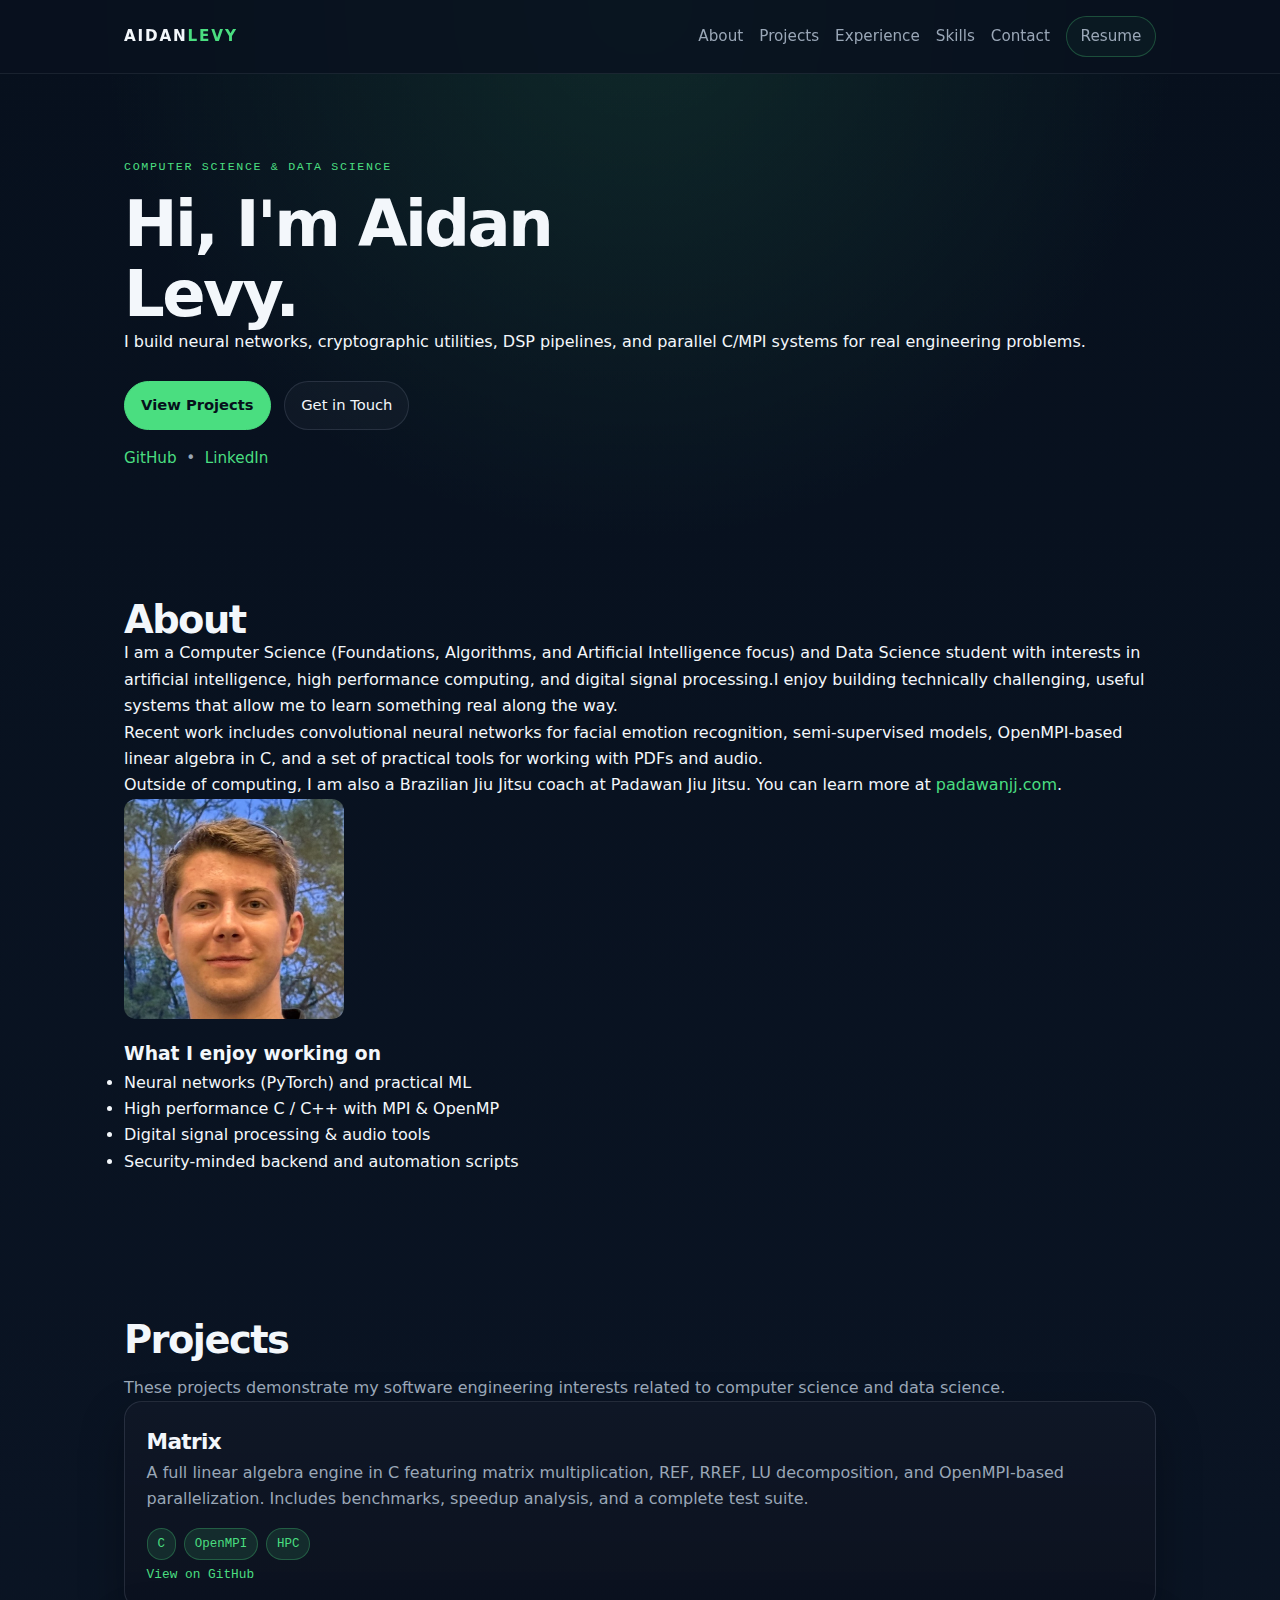
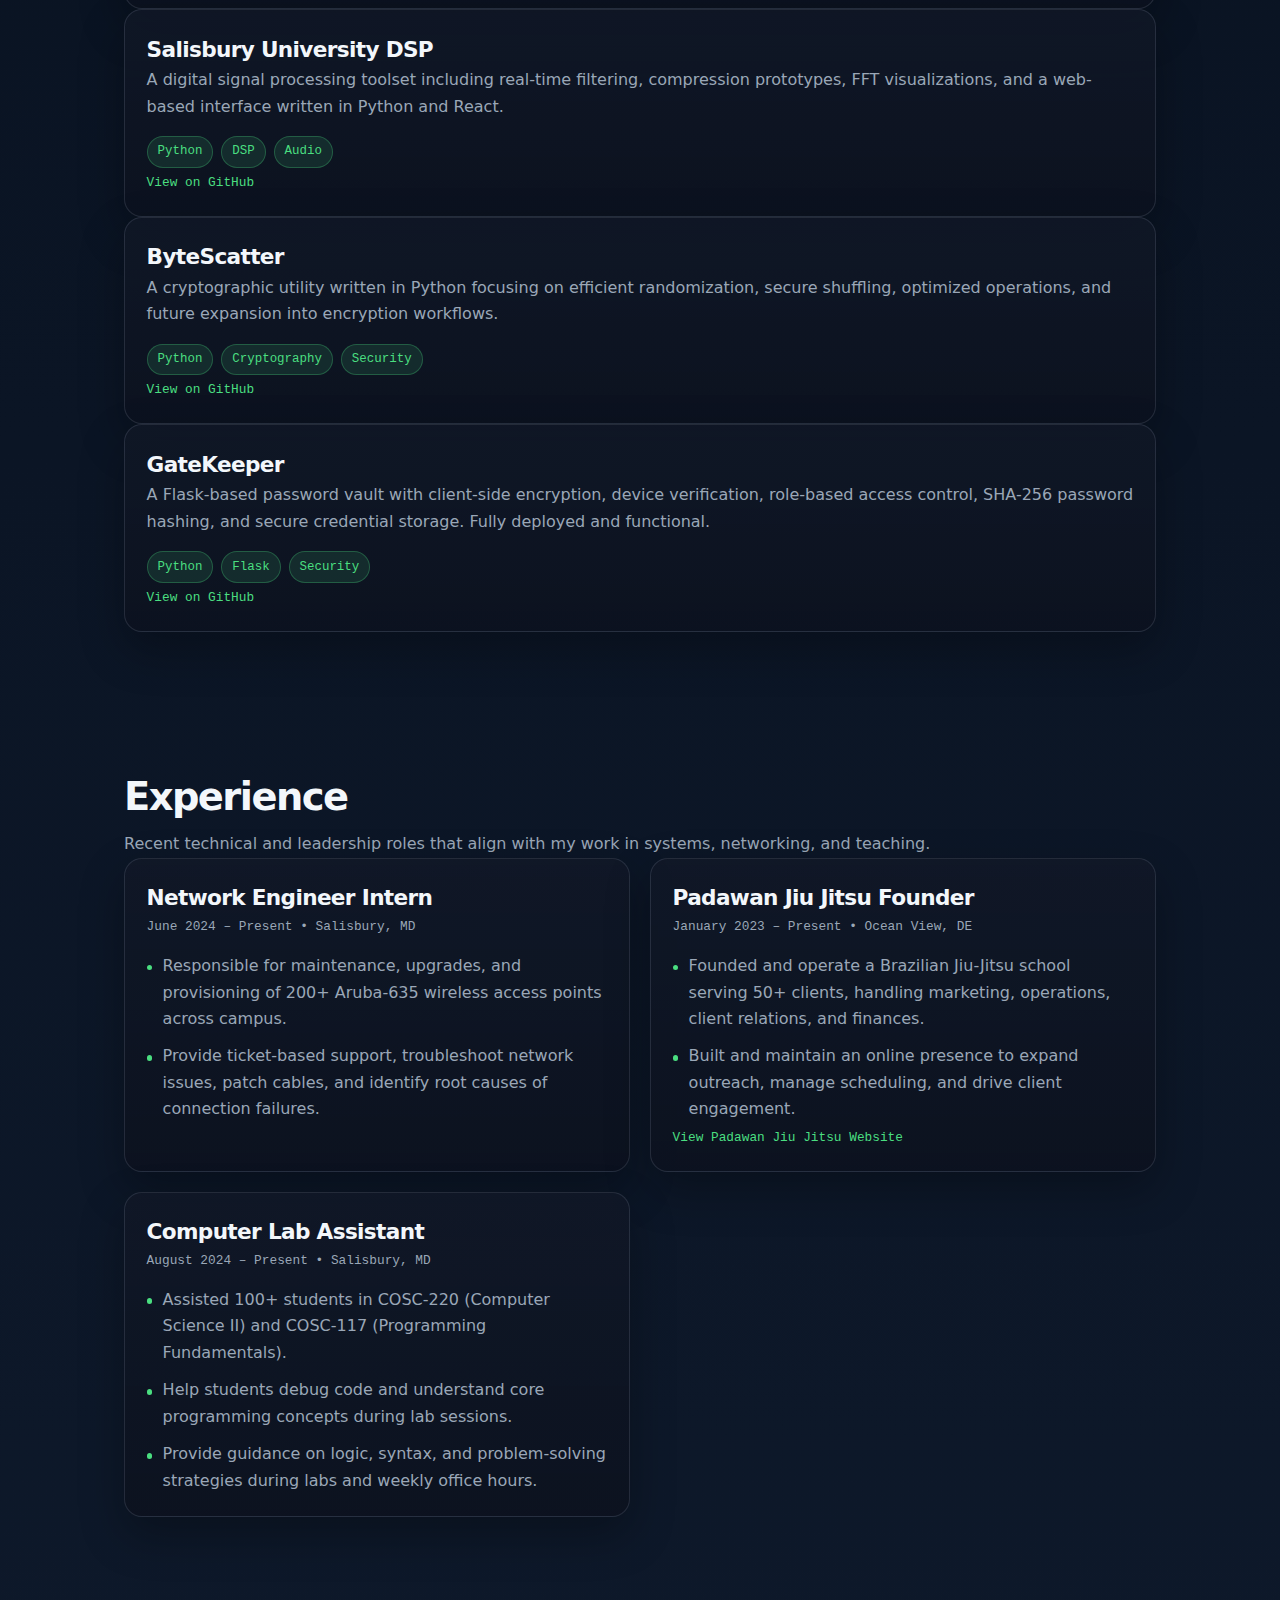
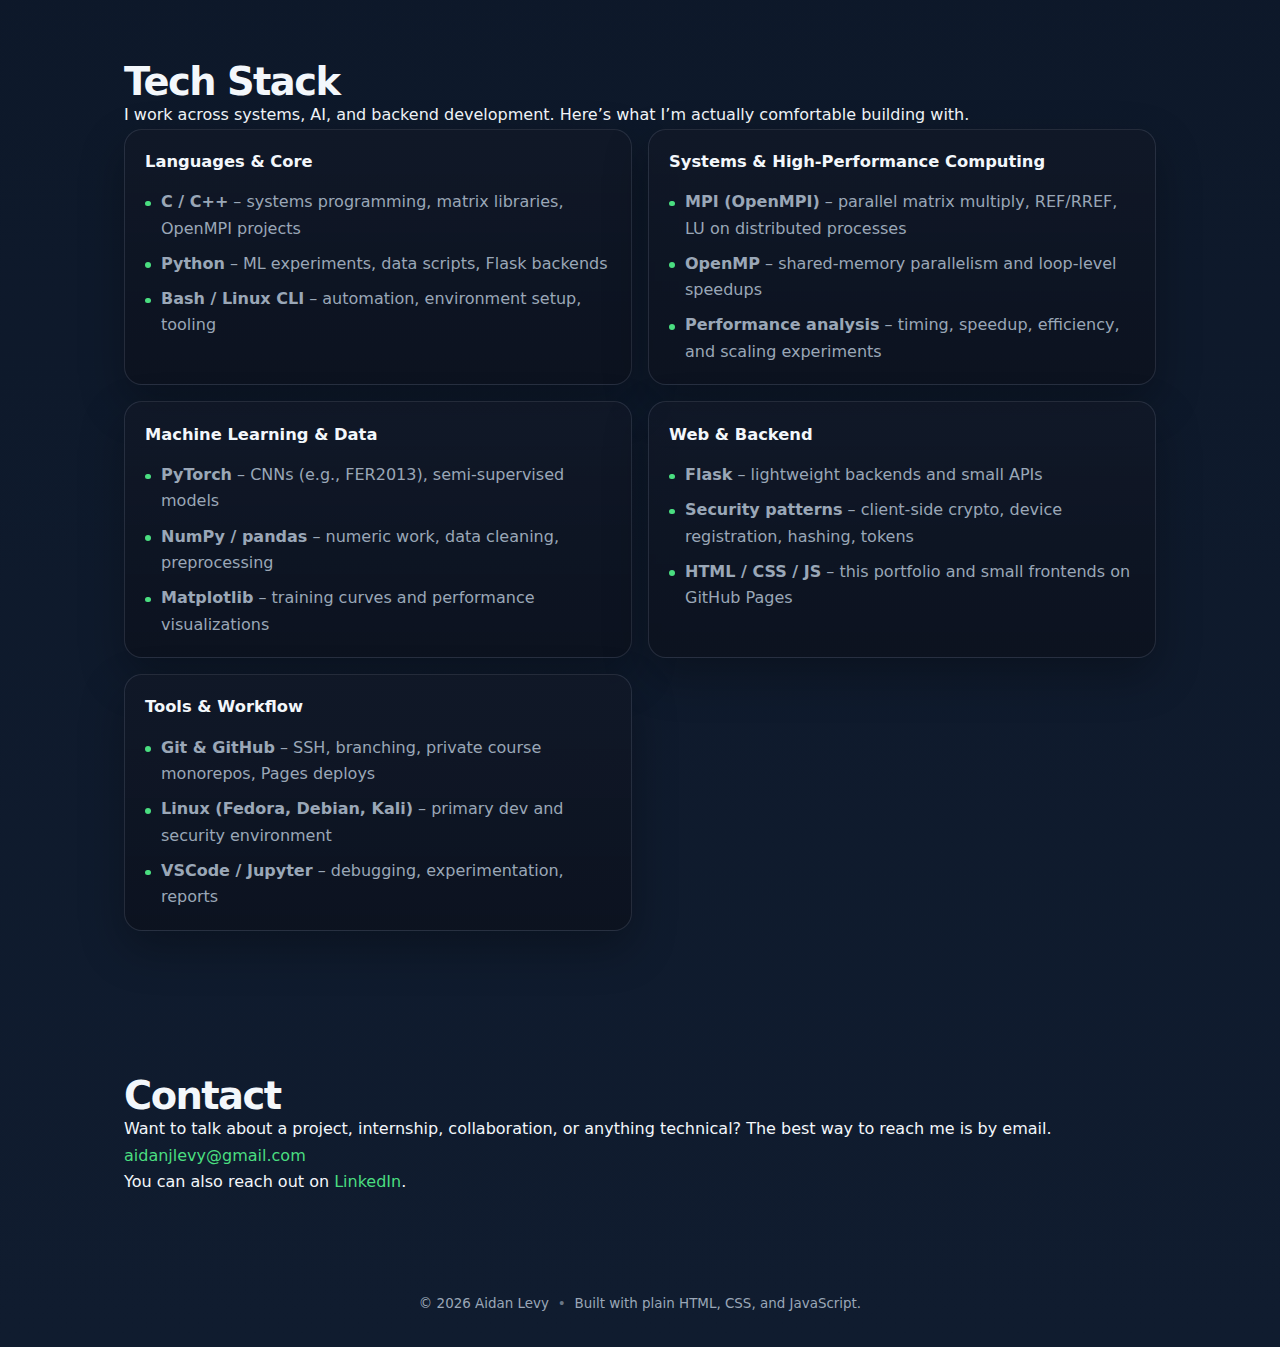
<file: index.html>
<!DOCTYPE html>
<html lang="en">

<head>
    <meta charset="UTF-8" />
    <title>Aidan Levy | Portfolio</title>
    <meta name="viewport" content="width=device-width, initial-scale=1" />
    <meta name="description"
        content="Aidan Levy - Computer Science & Data Science student building AI, HPC, cryptography, and DSP projects that actually ship." />
    <meta name="keywords"
        content="Aidan Levy, portfolio, computer science student, data science, AI, machine learning, high performance computing, MPI, OpenMP, digital signal processing, Salisbury University" />

    <!-- Open Graph / social preview -->
    <meta property="og:title" content="Aidan Levy | Computer Science & Data Science Portfolio" />
    <meta property="og:description"
        content="Projects in AI, high-performance C with MPI, digital signal processing, and security-focused tools." />
    <meta property="og:type" content="website" />
    <meta property="og:url" content="https://aidanlevy05.github.io" />

    <!-- Update this image path when you pick a proper social preview image -->
    <meta property="og:image" content="https://aidanlevy05.github.io/assets/img/AidanLevy.jpeg" />

    <!-- Favicon -->
    <link rel="icon" href="assets/img/AidanLevy.jpeg" type="image/jpeg" />

    <!-- Twitter Card -->
    <meta name="twitter:card" content="summary_large_image" />
    <meta name="twitter:title" content="Aidan Levy | Portfolio" />
    <meta name="twitter:description"
        content="Computer Science & Data Science projects in AI, HPC, DSP, and security." />
    <meta name="twitter:image" content="https://aidanlevy05.github.io/assets/img/AidanLevy.jpeg" />

    <link rel="canonical" href="https://aidanlevy05.github.io" />

    <link rel="stylesheet" href="assets/css/style.css" />
</head>

<body>
    <header class="site-header">
        <div class="container nav-container">
            <div class="logo">AIDAN<span>LEVY</span></div>
            <nav class="nav" aria-label="Main navigation">
                <a href="#about">About</a>
                <a href="#projects">Projects</a>
                <a href="#experience">Experience</a>
                <a href="#skills">Skills</a>
                <a href="#contact">Contact</a>
                <a href="assets/resume/AidanLevyResume.pdf" class="nav-resume" download="AidanLevyResume.pdf">
                    Resume
                </a>

            </nav>
        </div>
    </header>

    <main id="main-content">
        <!-- HERO / INTRO -->
        <section class="hero" id="top">
            <div class="container hero-inner">
                <div class="hero-text">
                    <p class="eyebrow">Computer Science & Data Science</p>
                    <h1>Hi, I'm <span>Aidan Levy</span>.</h1>
                    <p class="hero-subtitle">
                        I build neural networks, cryptographic utilities, DSP pipelines, and parallel C/MPI systems for
                        real engineering problems.
                    </p>

                    <div class="hero-actions">
                        <a class="btn primary" href="#projects">View Projects</a>
                        <a class="btn secondary" href="#contact">Get in Touch</a>
                    </div>
                    <div class="hero-links">
                        <a href="https://github.com/AidanLevy05" target="_blank" rel="noopener noreferrer">GitHub</a>
                        <span>•</span>
                        <a href="https://www.linkedin.com/in/aidan-levy/" target="_blank"
                            rel="noopener noreferrer">LinkedIn</a>
                    </div>
                </div>
            </div>
        </section>

        <!-- ABOUT -->
        <section class="section reveal" id="about">
            <div class="container section-inner two-column">

                <!-- LEFT COLUMN: TEXT -->
                <div>
                    <h2>About</h2>
                    <p>
                        I am a Computer Science (Foundations, Algorithms, and Artificial Intelligence focus) and
                        Data Science student with interests in artificial intelligence, high performance computing,
                        and digital signal processing.I enjoy building technically challenging, useful systems that
                        allow me to learn something real along the way.
                    </p>
                    <p>
                        Recent work includes convolutional neural networks for facial emotion recognition,
                        semi-supervised models, OpenMPI-based linear algebra in C, and a set of practical tools
                        for working with PDFs and audio.
                    </p>
                    <p>
                        Outside of computing, I am also a Brazilian Jiu Jitsu coach at Padawan Jiu Jitsu.
                        You can learn more at
                        <a href="https://padawanjj.com" target="_blank" rel="noopener noreferrer">padawanjj.com</a>.
                    </p>
                </div>

                <!-- RIGHT COLUMN: IMAGE + LIST -->
                <div class="about-highlight">

                    <!-- IMAGE -->
                    <div class="about-image" style="margin-bottom:20px; text-align:center;">
                        <img src="assets/img/AidanLevy.jpeg" alt="Portrait of Aidan Levy" width="220" height="220"
                            style="width:220px; border-radius:12px; object-fit:cover;">
                    </div>

                    <h3>What I enjoy working on</h3>
                    <ul>
                        <li>Neural networks (PyTorch) and practical ML</li>
                        <li>High performance C / C++ with MPI &amp; OpenMP</li>
                        <li>Digital signal processing &amp; audio tools</li>
                        <li>Security-minded backend and automation scripts</li>
                    </ul>
                </div>

            </div>
        </section>

        <!-- PROJECTS -->
        <section class="section reveal" id="projects">
            <div class="container">
                <h2>Projects</h2>
                <p class="section-subtitle">
                    These projects demonstrate my software engineering interests related to computer science and data
                    science.
                </p>

                <div class="grid projects-grid">

                    <!-- MATRIX -->
                    <article class="card reveal">
                        <h3>Matrix</h3>
                        <p>
                            A full linear algebra engine in C featuring matrix multiplication, REF, RREF, LU
                            decomposition, and OpenMPI-based parallelization. Includes benchmarks, speedup
                            analysis, and a complete test suite.
                        </p>
                        <ul class="tags">
                            <li>C</li>
                            <li>OpenMPI</li>
                            <li>HPC</li>
                        </ul>
                        <a class="card-link" href="https://github.com/AidanLevy05/Matrix" target="_blank"
                            rel="noopener noreferrer">
                            View on GitHub
                        </a>
                    </article>

                    <!-- DSP -->
                    <article class="card">
                        <h3>Salisbury University DSP</h3>
                        <p>
                            A digital signal processing toolset including real-time filtering, compression
                            prototypes, FFT visualizations, and a web-based interface written in Python and React.
                        </p>
                        <ul class="tags">
                            <li>Python</li>
                            <li>DSP</li>
                            <li>Audio</li>
                        </ul>
                        <a class="card-link" href="https://github.com/AidanLevy05/salisburyuniversitydsp"
                            target="_blank" rel="noopener noreferrer">
                            View on GitHub
                        </a>
                    </article>

                    <!-- BYTESCATTER -->
                    <article class="card">
                        <h3>ByteScatter</h3>
                        <p>
                            A cryptographic utility written in Python focusing on efficient randomization, secure
                            shuffling, optimized operations, and future expansion into encryption workflows.
                        </p>
                        <ul class="tags">
                            <li>Python</li>
                            <li>Cryptography</li>
                            <li>Security</li>
                        </ul>
                        <a class="card-link" href="https://github.com/AidanLevy05/ByteScatter" target="_blank"
                            rel="noopener noreferrer">
                            View on GitHub
                        </a>
                    </article>

                    <!-- GATEKEEPER -->
                    <article class="card">
                        <h3>GateKeeper</h3>
                        <p>
                            A Flask-based password vault with client-side encryption, device verification,
                            role-based access control, SHA-256 password hashing, and secure credential storage.
                            Fully deployed and functional.
                        </p>
                        <ul class="tags">
                            <li>Python</li>
                            <li>Flask</li>
                            <li>Security</li>
                        </ul>
                        <a class="card-link" href="https://github.com/AidanLevy05/hackUMBC" target="_blank"
                            rel="noopener noreferrer">
                            View on GitHub
                        </a>
                    </article>

                </div>
            </div>
        </section>

        <!-- EXPERIENCE -->
        <section class="section reveal" id="experience">
            <div class="container">
                <h2>Experience</h2>
                <p class="section-subtitle">
                    Recent technical and leadership roles that align with my work in systems, networking, and teaching.
                </p>

                <div class="grid experience-grid">

                    <!-- NETWORK ENGINEER INTERN -->
                    <article class="card experience-card reveal">
                        <h3>Network Engineer Intern</h3>
                        <p class="muted">June 2024 – Present • Salisbury, MD</p>
                        <ul class="experience-points">
                            <li>Responsible for maintenance, upgrades, and provisioning of 200+ Aruba-635 wireless
                                access points across campus.</li>
                            <li>Provide ticket-based support, troubleshoot network issues, patch cables, and identify
                                root causes of connection failures.</li>
                        </ul>
                    </article>

                    <!-- PADAWAN JIU JITSU -->
                    <article class="card experience-card reveal">
                        <h3>Padawan Jiu Jitsu Founder</h3>
                        <p class="muted">January 2023 – Present • Ocean View, DE</p>
                        <ul class="experience-points">
                            <li>Founded and operate a Brazilian Jiu-Jitsu school serving 50+ clients, handling
                                marketing, operations, client relations, and finances.</li>
                            <li>Built and maintain an online presence to expand outreach, manage scheduling, and drive
                                client engagement.</li>
                        </ul>
                        <a class="card-link" href="https://www.padawanjj.com" target="_blank" rel="noopener noreferrer">
                            View Padawan Jiu Jitsu Website
                        </a>
                    </article>

                    <!-- LAB ASSISTANT -->
                    <article class="card experience-card">
                        <h3>Computer Lab Assistant</h3>
                        <p class="muted">August 2024 – Present • Salisbury, MD</p>
                        <ul class="experience-points">
                            <li>Assisted 100+ students in COSC-220 (Computer Science II) and COSC-117 (Programming
                                Fundamentals).</li>
                            <li>Help students debug code and understand core programming concepts during lab sessions.
                            </li>
                            <li>Provide guidance on logic, syntax, and problem-solving strategies during labs and weekly
                                office hours.</li>
                        </ul>
                    </article>

                </div>
            </div>
        </section>

        <!-- SKILLS -->
        <section id="skills" class="section skills-section reveal">
            <div class="container">
                <h2 class="section-title">Tech Stack</h2>
                <p class="section-intro">
                    I work across systems, AI, and backend development. Here’s what I’m actually comfortable building
                    with.
                </p>

                <div class="skills-grid">
                    <div class="skill-group">
                        <h3>Languages &amp; Core</h3>
                        <ul>
                            <li><strong>C / C++</strong> – systems programming, matrix libraries, OpenMPI projects</li>
                            <li><strong>Python</strong> – ML experiments, data scripts, Flask backends</li>
                            <li><strong>Bash / Linux CLI</strong> – automation, environment setup, tooling</li>
                        </ul>
                    </div>

                    <div class="skill-group">
                        <h3>Systems &amp; High-Performance Computing</h3>
                        <ul>
                            <li><strong>MPI (OpenMPI)</strong> – parallel matrix multiply, REF/RREF, LU on distributed
                                processes</li>
                            <li><strong>OpenMP</strong> – shared-memory parallelism and loop-level speedups</li>
                            <li><strong>Performance analysis</strong> – timing, speedup, efficiency, and scaling
                                experiments</li>
                        </ul>
                    </div>

                    <div class="skill-group">
                        <h3>Machine Learning &amp; Data</h3>
                        <ul>
                            <li><strong>PyTorch</strong> – CNNs (e.g., FER2013), semi-supervised models</li>
                            <li><strong>NumPy / pandas</strong> – numeric work, data cleaning, preprocessing</li>
                            <li><strong>Matplotlib</strong> – training curves and performance visualizations</li>
                        </ul>
                    </div>

                    <div class="skill-group">
                        <h3>Web &amp; Backend</h3>
                        <ul>
                            <li><strong>Flask</strong> – lightweight backends and small APIs</li>
                            <li><strong>Security patterns</strong> – client-side crypto, device registration, hashing,
                                tokens</li>
                            <li><strong>HTML / CSS / JS</strong> – this portfolio and small frontends on GitHub Pages
                            </li>
                        </ul>
                    </div>

                    <div class="skill-group">
                        <h3>Tools &amp; Workflow</h3>
                        <ul>
                            <li><strong>Git &amp; GitHub</strong> – SSH, branching, private course monorepos, Pages
                                deploys</li>
                            <li><strong>Linux (Fedora, Debian, Kali)</strong> – primary dev and security environment
                            </li>
                            <li><strong>VSCode / Jupyter</strong> – debugging, experimentation, reports</li>
                        </ul>
                    </div>
                </div>
            </div>
        </section>


        <!-- CONTACT -->
        <section class="section reveal" id="contact">
            <div class="container section-inner">
                <h2>Contact</h2>
                <p>
                    Want to talk about a project, internship, collaboration, or anything technical?
                    The best way to reach me is by email.
                </p>
                <p class="contact-email">
                    <a href="mailto:aidanjlevy@gmail.com">aidanjlevy@gmail.com</a>
                </p>
                <p class="contact-note">
                    You can also reach out on
                    <a href="https://www.linkedin.com/in/aidan-levy/" target="_blank"
                        rel="noopener noreferrer">LinkedIn</a>.
                </p>
            </div>
        </section>
    </main>

    <footer class="site-footer">
        <div class="container footer-inner">
            <span>&copy; <span id="year"></span> Aidan Levy</span>
            <span class="footer-separator">•</span>
            <span>Built with plain HTML, CSS, and JavaScript.</span>
        </div>
    </footer>

    <script src="assets/js/main.js"></script>
</body>

</html>
</file>
<file: assets/css/style.css>
:root {
    --bg: #08111f;
    --bg-alt: #0d1728;
    --panel: rgba(11, 19, 32, 0.88);
    --panel-strong: #10192b;
    --card-bg: rgba(17, 24, 39, 0.82);
    --accent: #4ade80;
    --accent-soft: rgba(74, 222, 128, 0.12);
    --accent-line: rgba(74, 222, 128, 0.28);
    --text: #f3f7fb;
    --text-muted: #9aa7b7;
    --border-subtle: rgba(148, 163, 184, 0.18);
    --radius-lg: 18px;
    --radius-md: 14px;
    --shadow-soft: 0 18px 45px rgba(0, 0, 0, 0.28);
    --max-width: 1080px;
    --font-body: ui-sans-serif, system-ui, -apple-system, BlinkMacSystemFont, "Segoe UI", sans-serif;
    --font-mono: ui-monospace, SFMono-Regular, SFMono-Regular, Menlo, Monaco, Consolas, "Liberation Mono", monospace;
}

*,
*::before,
*::after {
    box-sizing: border-box;
    margin: 0;
    padding: 0;
}

html,
body {
    min-height: 100%;
    scroll-behavior: smooth;
}

body {
    font-family: var(--font-body);
    color: var(--text);
    line-height: 1.65;
    background:
        radial-gradient(circle at top, rgba(74, 222, 128, 0.12), transparent 34rem),
        linear-gradient(180deg, #07101d 0%, #0b1525 45%, #101c2f 100%);
}

a {
    color: var(--accent);
    text-decoration: none;
}

a:hover {
    color: #b9f6cb;
}

img {
    max-width: 100%;
    display: block;
}

.container {
    width: min(100%, var(--max-width));
    margin: 0 auto;
    padding: 0 1.5rem;
}

.section {
    padding: 4.5rem 0;
}

.section-header {
    max-width: 42rem;
    margin-bottom: 1.75rem;
}

.section-kicker,
.eyebrow,
.panel-label,
.project-type,
.fact-label {
    font-family: var(--font-mono);
    text-transform: uppercase;
    letter-spacing: 0.14em;
    font-size: 0.73rem;
}

.section-kicker,
.eyebrow,
.panel-label,
.project-type {
    color: var(--accent);
}

.section h2,
.hero h1 {
    letter-spacing: -0.04em;
    line-height: 1.08;
}

.section h2 {
    font-size: clamp(1.9rem, 3vw, 2.45rem);
}

.section-subtitle {
    margin-top: 0.9rem;
    color: var(--text-muted);
}

.site-header {
    position: sticky;
    top: 0;
    z-index: 20;
    border-bottom: 1px solid rgba(148, 163, 184, 0.12);
    background: rgba(8, 17, 31, 0.82);
    backdrop-filter: blur(12px);
}

.nav-container {
    display: flex;
    align-items: center;
    justify-content: space-between;
    gap: 1.5rem;
    padding: 1rem 1.5rem;
}

.logo {
    display: inline-flex;
    align-items: center;
    font-size: 0.95rem;
    font-weight: 700;
    letter-spacing: 0.12em;
    color: var(--text);
}

.logo span {
    color: var(--accent);
}

.nav {
    display: flex;
    flex-wrap: wrap;
    justify-content: flex-end;
    gap: 1rem;
    align-items: center;
}

.nav a {
    font-size: 0.95rem;
    color: var(--text-muted);
}

.nav a:hover,
.nav a:focus-visible {
    color: var(--text);
}

.nav-resume {
    padding: 0.42rem 0.85rem;
    border-radius: 999px;
    border: 1px solid var(--accent-line);
    color: var(--accent);
    background: rgba(74, 222, 128, 0.04);
}

.hero {
    padding: 5.25rem 0 3.5rem;
}

.hero-grid {
    display: grid;
    gap: 2rem;
    align-items: start;
}

.hero-copy {
    max-width: 42rem;
}

.eyebrow {
    margin-bottom: 0.85rem;
}

.hero h1 {
    font-size: clamp(2.7rem, 5vw, 4.7rem);
    max-width: 13ch;
}

.hero-summary {
    margin-top: 1.3rem;
    max-width: 42rem;
    color: var(--text-muted);
    font-size: 1.03rem;
}

.hero-actions {
    display: flex;
    flex-wrap: wrap;
    gap: 0.85rem;
    margin-top: 1.6rem;
}

.btn {
    display: inline-flex;
    align-items: center;
    justify-content: center;
    padding: 0.72rem 1rem;
    border-radius: 999px;
    border: 1px solid var(--border-subtle);
    font-size: 0.92rem;
    transition: border-color 140ms ease, background-color 140ms ease, color 140ms ease;
}

.btn.primary {
    background: var(--accent);
    border-color: var(--accent);
    color: #06101b;
    font-weight: 600;
}

.btn.primary:hover {
    color: #06101b;
    background: #6def96;
    border-color: #6def96;
}

.btn.secondary {
    background: rgba(148, 163, 184, 0.05);
    color: var(--text);
}

.btn.secondary:hover {
    border-color: var(--accent-line);
    background: var(--accent-soft);
}

.hero-links {
    display: flex;
    flex-wrap: wrap;
    gap: 0.6rem;
    margin-top: 1rem;
    color: var(--text-muted);
    font-size: 0.95rem;
}

.hero-panel,
.project-card,
.card,
.skill-group,
.education-card,
.contact-card {
    border: 1px solid var(--border-subtle);
    border-radius: var(--radius-lg);
    background: linear-gradient(180deg, rgba(17, 24, 39, 0.82), rgba(12, 18, 31, 0.92));
    box-shadow: var(--shadow-soft);
}

.hero-panel {
    padding: 1.35rem;
}

.hero-focus-list,
.project-points,
.experience-points,
.skill-group ul {
    list-style: none;
}

.hero-focus-list {
    margin-top: 0.9rem;
    display: grid;
    gap: 0.8rem;
}

.hero-focus-list li,
.project-points li,
.experience-points li,
.skill-group li {
    position: relative;
    padding-left: 1rem;
}

.hero-focus-list li::before,
.project-points li::before,
.experience-points li::before,
.skill-group li::before {
    content: "";
    position: absolute;
    left: 0;
    top: 0.72rem;
    width: 0.36rem;
    height: 0.36rem;
    border-radius: 999px;
    background: var(--accent);
}

.hero-facts {
    margin-top: 1.35rem;
    padding-top: 1.1rem;
    border-top: 1px solid var(--border-subtle);
    display: grid;
    gap: 1rem;
}

.fact-label {
    display: block;
    margin-bottom: 0.3rem;
    color: var(--text-muted);
}

.fact-label+strong {
    display: block;
    font-size: 0.98rem;
}

.project-list {
    display: grid;
    gap: 1.25rem;
}

.project-card {
    padding: 1.5rem;
}

.project-topline,
.experience-heading {
    display: flex;
    flex-wrap: wrap;
    align-items: flex-start;
    justify-content: space-between;
    gap: 0.9rem;
}

.project-card h3,
.card h3,
.education-card h3 {
    font-size: 1.35rem;
    letter-spacing: -0.03em;
}

.project-summary,
.card p,
.skill-group li,
.education-program,
.education-meta span {
    color: var(--text-muted);
}

.project-summary {
    margin-top: 0.8rem;
    max-width: 58rem;
}

.tags {
    list-style: none;
    display: flex;
    flex-wrap: wrap;
    gap: 0.5rem;
    margin-top: 1rem;
}

.tags li {
    padding: 0.28rem 0.62rem;
    border-radius: 999px;
    border: 1px solid var(--accent-line);
    background: var(--accent-soft);
    color: var(--accent);
    font-size: 0.78rem;
    font-family: var(--font-mono);
}

.project-points,
.experience-points {
    margin-top: 1rem;
    display: grid;
    gap: 0.7rem;
    color: var(--text-muted);
}

.card-link {
    font-family: var(--font-mono);
    font-size: 0.8rem;
    color: var(--accent);
}

.experience-grid {
    display: grid;
    gap: 1.25rem;
}

.card {
    padding: 1.35rem;
}

.experience-role {
    margin-top: 0.15rem;
    color: var(--text);
    font-weight: 600;
}

.muted {
    color: var(--text-muted);
    font-family: var(--font-mono);
    font-size: 0.8rem;
}

.featured-experience {
    border-color: var(--accent-line);
}

.skills-grid {
    display: grid;
    gap: 1rem;
}

.skill-group {
    padding: 1.2rem 1.25rem;
}

.skill-group h3 {
    margin-bottom: 0.85rem;
    font-size: 1.02rem;
}

.skill-group ul {
    display: grid;
    gap: 0.55rem;
}

.education-card {
    padding: 1.4rem 1.5rem;
    display: grid;
    gap: 1rem;
}

.education-program {
    margin-top: 0.2rem;
}

.education-meta {
    display: grid;
    gap: 0.75rem;
}

.education-meta p {
    display: grid;
    gap: 0.2rem;
}

.education-meta strong {
    font-size: 0.98rem;
    color: var(--text);
    font-weight: 600;
}

.contact-card {
    padding: 1.25rem 1.4rem;
    display: flex;
    flex-wrap: wrap;
    gap: 1rem 1.25rem;
}

.contact-card a {
    font-size: 1rem;
    color: var(--text);
    font-weight: 600;
}

.contact-card a:hover {
    color: var(--accent);
}

.site-footer {
    padding: 1.6rem 0 2rem;
}

.footer-inner {
    display: flex;
    flex-wrap: wrap;
    justify-content: center;
    gap: 0.55rem;
    color: var(--text-muted);
    font-size: 0.84rem;
}

.footer-separator {
    opacity: 0.65;
}

@media (min-width: 860px) {
    .hero-grid {
        grid-template-columns: minmax(0, 1.7fr) minmax(280px, 0.95fr);
    }

    .experience-grid {
        grid-template-columns: repeat(2, minmax(0, 1fr));
    }

    .featured-experience {
        grid-column: span 2;
    }

    .skills-grid {
        grid-template-columns: repeat(2, minmax(0, 1fr));
    }

    .education-card {
        grid-template-columns: minmax(0, 1.2fr) minmax(0, 1fr);
        align-items: start;
    }
}

@media (max-width: 760px) {
    .section {
        padding: 3.8rem 0;
    }

    .hero {
        padding-top: 4.2rem;
    }

    .nav-container {
        align-items: flex-start;
        flex-direction: column;
    }

    .nav {
        justify-content: flex-start;
        gap: 0.75rem 1rem;
    }
}

@media (max-width: 520px) {
    .container {
        padding: 0 1rem;
    }

    .hero h1 {
        max-width: 10ch;
    }

    .project-card,
    .card,
    .hero-panel,
    .skill-group,
    .education-card,
    .contact-card {
        border-radius: var(--radius-md);
    }
}
</file>
